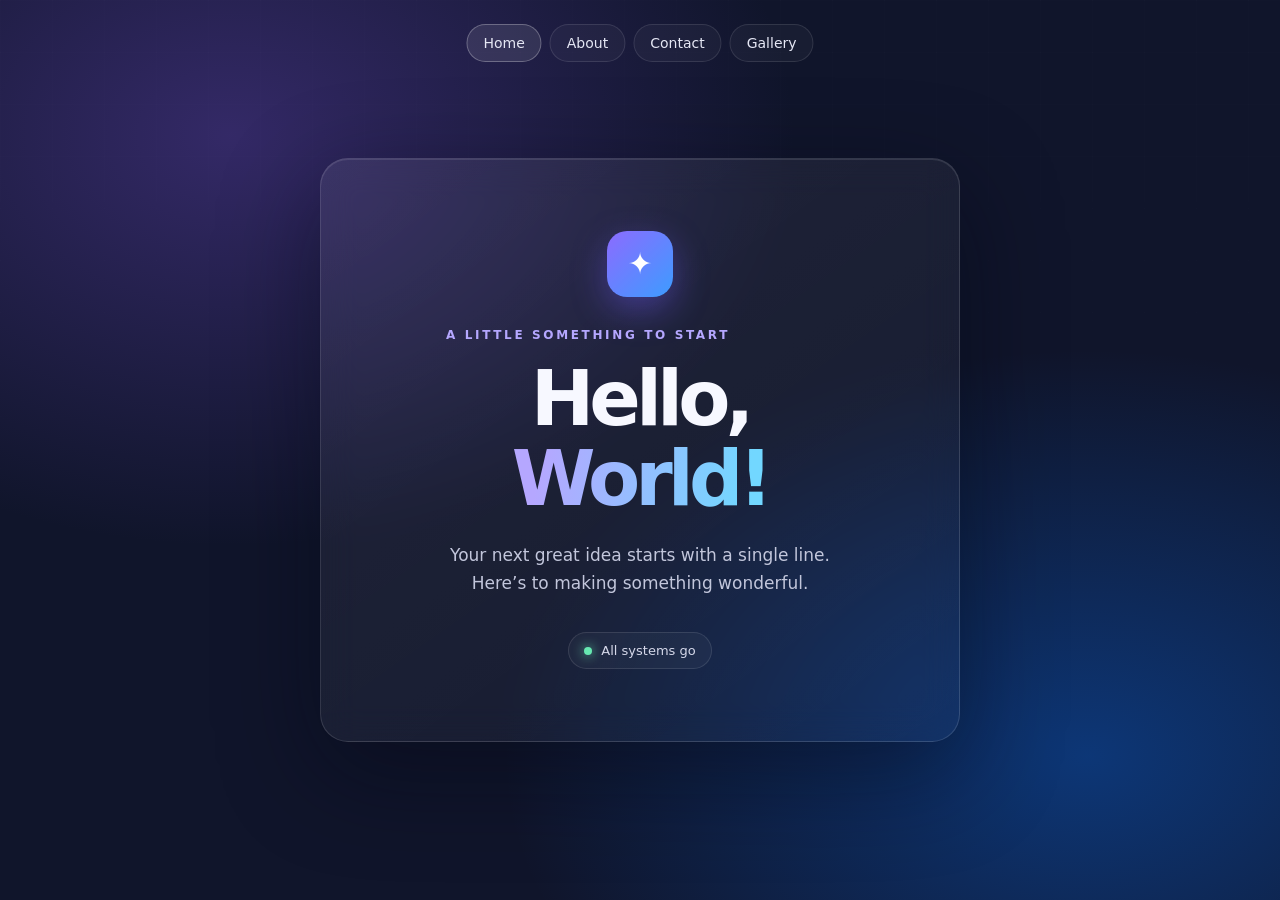
<file: index.html>
<!DOCTYPE html>
<html lang="en">
<head>
  <meta charset="UTF-8">
  <meta name="viewport" content="width=device-width, initial-scale=1.0">
  <meta name="theme-color" content="#10152b">
  <title>Hello, World!</title>
  <style>
    :root { color-scheme: dark; font-family: Inter, ui-sans-serif, system-ui, -apple-system, BlinkMacSystemFont, "Segoe UI", sans-serif; }
    * { box-sizing: border-box; }
    body {
      min-height: 100vh; margin: 0; display: grid; place-items: center; overflow: hidden;
      color: #f7f8ff; background: #10152b;
      background-image: radial-gradient(ellipse at 18% 15%, #533b9b88 0, transparent 38%), radial-gradient(ellipse at 85% 84%, #0869e866 0, transparent 38%);
    }
    body::before { content: ""; position: fixed; inset: 0; opacity: .15; pointer-events: none; background-image: linear-gradient(#ffffff12 1px, transparent 1px), linear-gradient(90deg, #ffffff12 1px, transparent 1px); background-size: 52px 52px; mask-image: linear-gradient(to bottom, black, transparent 90%); }
    nav { position: absolute; top: 24px; left: 50%; z-index: 2; display: flex; gap: 8px; transform: translateX(-50%); }
    nav a { padding: 10px 16px; border: 1px solid #ffffff1c; border-radius: 999px; color: #e5e7f4; font-size: 14px; text-decoration: none; background: #ffffff09; transition: background .2s, border-color .2s; }
    nav a:hover, nav a[aria-current="page"] { border-color: #ffffff45; background: #ffffff19; }
    main { position: relative; width: min(640px, calc(100% - 36px)); padding: clamp(36px, 8vw, 72px); text-align: center; border: 1px solid #ffffff20; border-radius: 28px; background: linear-gradient(145deg, #ffffff12, #ffffff06); box-shadow: 0 30px 100px #05071477, inset 0 1px #ffffff1b; backdrop-filter: blur(18px); animation: arrive .8s cubic-bezier(.2,.8,.2,1) both; }
    .spark { display: grid; place-items: center; width: 66px; height: 66px; margin: 0 auto 28px; border-radius: 20px; color: #fff; font-size: 30px; background: linear-gradient(135deg, #8c6bff, #3d9cff); box-shadow: 0 12px 35px #735cff66; }
    .eyebrow { margin: 0 0 14px; color: #b5a7ff; font-size: 12px; font-weight: 700; letter-spacing: .22em; text-transform: uppercase; }
    h1 { margin: 0; font-size: clamp(48px, 10vw, 76px); line-height: 1.05; letter-spacing: -.065em; }
    h1 span { color: transparent; background: linear-gradient(100deg, #b5a7ff 12%, #72d7ff 90%); background-clip: text; }
    p { max-width: 390px; margin: 22px auto 0; color: #c2c6db; font-size: 17px; line-height: 1.7; }
    .status { display: inline-flex; align-items: center; gap: 9px; margin-top: 34px; padding: 10px 15px; border: 1px solid #ffffff1c; border-radius: 999px; color: #d5d8e9; font-size: 13px; background: #ffffff09; }
    .status i { width: 8px; height: 8px; border-radius: 50%; background: #67e8b1; box-shadow: 0 0 12px #67e8b1; }
    @keyframes arrive { from { opacity: 0; transform: translateY(18px) scale(.98); } to { opacity: 1; transform: translateY(0) scale(1); } }
    @media (prefers-reduced-motion: reduce) { *, *::before, *::after { animation-duration: .01ms !important; animation-iteration-count: 1 !important; scroll-behavior: auto !important; } }
    @media (max-width: 520px) { nav { top: 16px; width: calc(100% - 32px); justify-content: center; } nav a { padding: 9px 12px; font-size: 13px; } main { margin-top: 50px; } }
  </style>
</head>
<body>
  <nav aria-label="Main navigation">
    <a href="index.html" aria-current="page">Home</a>
    <a href="about.html">About</a>
    <a href="contact.html">Contact</a>
    <a href="gallery.html">Gallery</a>
  </nav>
  <main>
    <div class="spark" aria-hidden="true">✦</div>
    <p class="eyebrow">A little something to start</p>
    <h1>Hello,<br><span>World!</span></h1>
    <p>Your next great idea starts with a single line. Here’s to making something wonderful.</p>
    <div class="status"><i aria-hidden="true"></i> All systems go</div>
  </main>
</body>
</html>
</file>
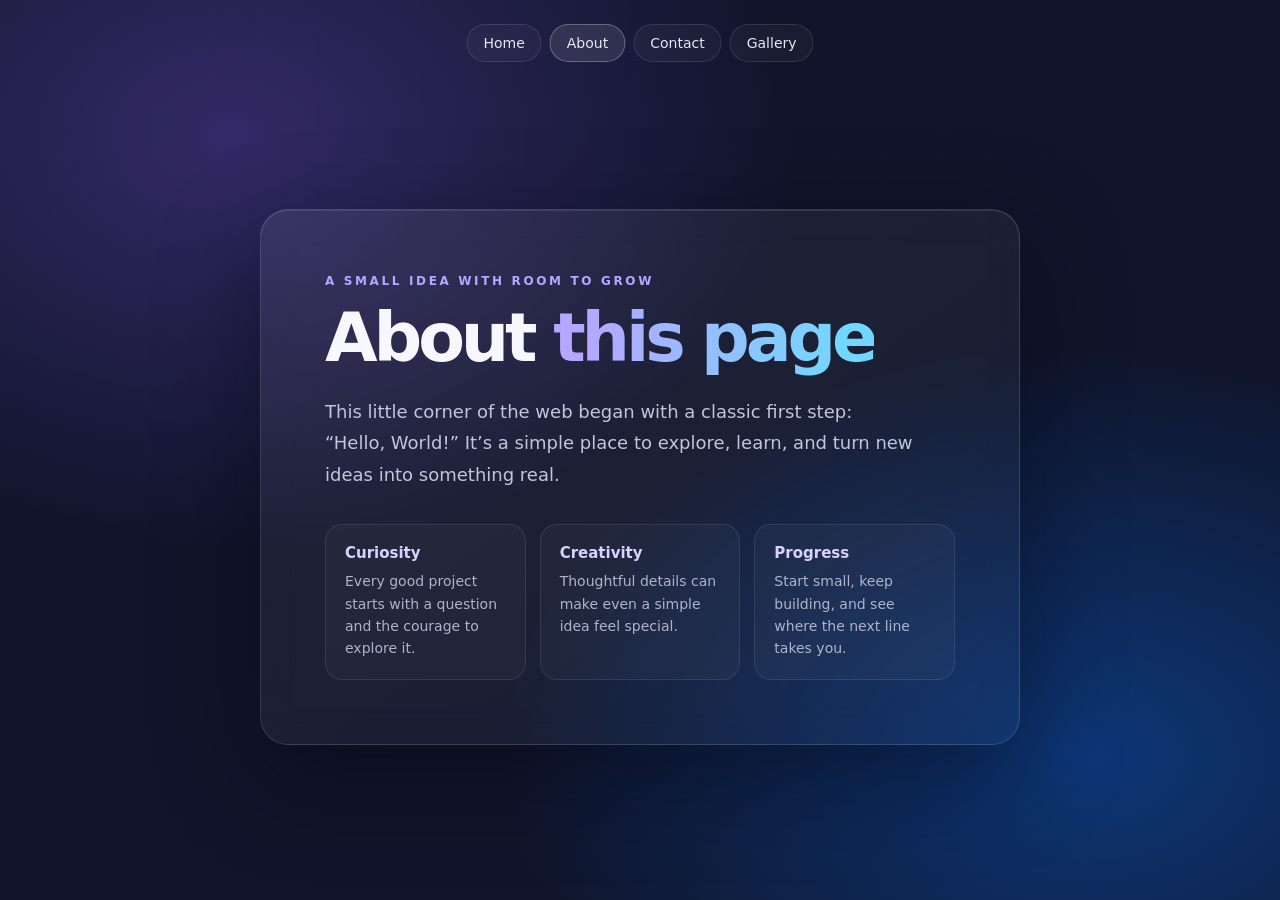
<file: about.html>
<!DOCTYPE html>
<html lang="en">
<head>
  <meta charset="UTF-8">
  <meta name="viewport" content="width=device-width, initial-scale=1.0">
  <meta name="theme-color" content="#10152b">
  <title>About | Hello, World!</title>
  <style>
    :root { color-scheme: dark; font-family: Inter, ui-sans-serif, system-ui, -apple-system, BlinkMacSystemFont, "Segoe UI", sans-serif; }
    * { box-sizing: border-box; }
    body { min-height: 100vh; margin: 0; display: grid; place-items: center; padding: 90px 18px 36px; color: #f7f8ff; background: #10152b; background-image: radial-gradient(ellipse at 18% 15%, #533b9b88 0, transparent 38%), radial-gradient(ellipse at 85% 84%, #0869e866 0, transparent 38%); }
    body::before { content: ""; position: fixed; inset: 0; opacity: .15; pointer-events: none; background-image: linear-gradient(#ffffff12 1px, transparent 1px), linear-gradient(90deg, #ffffff12 1px, transparent 1px); background-size: 52px 52px; mask-image: linear-gradient(to bottom, black, transparent 90%); }
    nav { position: absolute; top: 24px; left: 50%; z-index: 2; display: flex; gap: 8px; transform: translateX(-50%); }
    nav a { padding: 10px 16px; border: 1px solid #ffffff1c; border-radius: 999px; color: #e5e7f4; font-size: 14px; text-decoration: none; background: #ffffff09; transition: background .2s, border-color .2s; }
    nav a:hover, nav a[aria-current="page"] { border-color: #ffffff45; background: #ffffff19; }
    main { position: relative; width: min(760px, 100%); padding: clamp(32px, 7vw, 64px); border: 1px solid #ffffff20; border-radius: 28px; background: linear-gradient(145deg, #ffffff12, #ffffff06); box-shadow: 0 30px 100px #05071477, inset 0 1px #ffffff1b; backdrop-filter: blur(18px); animation: arrive .8s cubic-bezier(.2,.8,.2,1) both; }
    .eyebrow { margin: 0 0 14px; color: #b5a7ff; font-size: 12px; font-weight: 700; letter-spacing: .22em; text-transform: uppercase; }
    h1 { margin: 0; font-size: clamp(42px, 8vw, 68px); line-height: 1.05; letter-spacing: -.06em; }
    h1 span { color: transparent; background: linear-gradient(100deg, #b5a7ff 12%, #72d7ff 90%); background-clip: text; }
    .intro { max-width: 590px; margin: 22px 0 0; color: #c2c6db; font-size: 18px; line-height: 1.75; }
    .values { display: grid; grid-template-columns: repeat(3, 1fr); gap: 14px; margin-top: 34px; }
    .value { padding: 19px; border: 1px solid #ffffff18; border-radius: 17px; background: #ffffff08; }
    .value strong { display: block; margin-bottom: 8px; color: #d9d1ff; font-size: 15px; }
    .value span { color: #aeb4ce; font-size: 14px; line-height: 1.6; }
    @keyframes arrive { from { opacity: 0; transform: translateY(18px) scale(.98); } to { opacity: 1; transform: translateY(0) scale(1); } }
    @media (max-width: 600px) { .values { grid-template-columns: 1fr; } nav { top: 16px; width: calc(100% - 32px); justify-content: center; } nav a { padding: 9px 12px; font-size: 13px; } }
    @media (prefers-reduced-motion: reduce) { *, *::before, *::after { animation-duration: .01ms !important; animation-iteration-count: 1 !important; } }
  </style>
</head>
<body>
  <nav aria-label="Main navigation">
    <a href="index.html">Home</a>
    <a href="about.html" aria-current="page">About</a>
    <a href="contact.html">Contact</a>
    <a href="gallery.html">Gallery</a>
  </nav>
  <main>
    <p class="eyebrow">A small idea with room to grow</p>
    <h1>About <span>this page</span></h1>
    <p class="intro">This little corner of the web began with a classic first step: “Hello, World!” It’s a simple place to explore, learn, and turn new ideas into something real.</p>
    <section class="values" aria-label="What this is about">
      <div class="value"><strong>Curiosity</strong><span>Every good project starts with a question and the courage to explore it.</span></div>
      <div class="value"><strong>Creativity</strong><span>Thoughtful details can make even a simple idea feel special.</span></div>
      <div class="value"><strong>Progress</strong><span>Start small, keep building, and see where the next line takes you.</span></div>
    </section>
  </main>
</body>
</html>
</file>
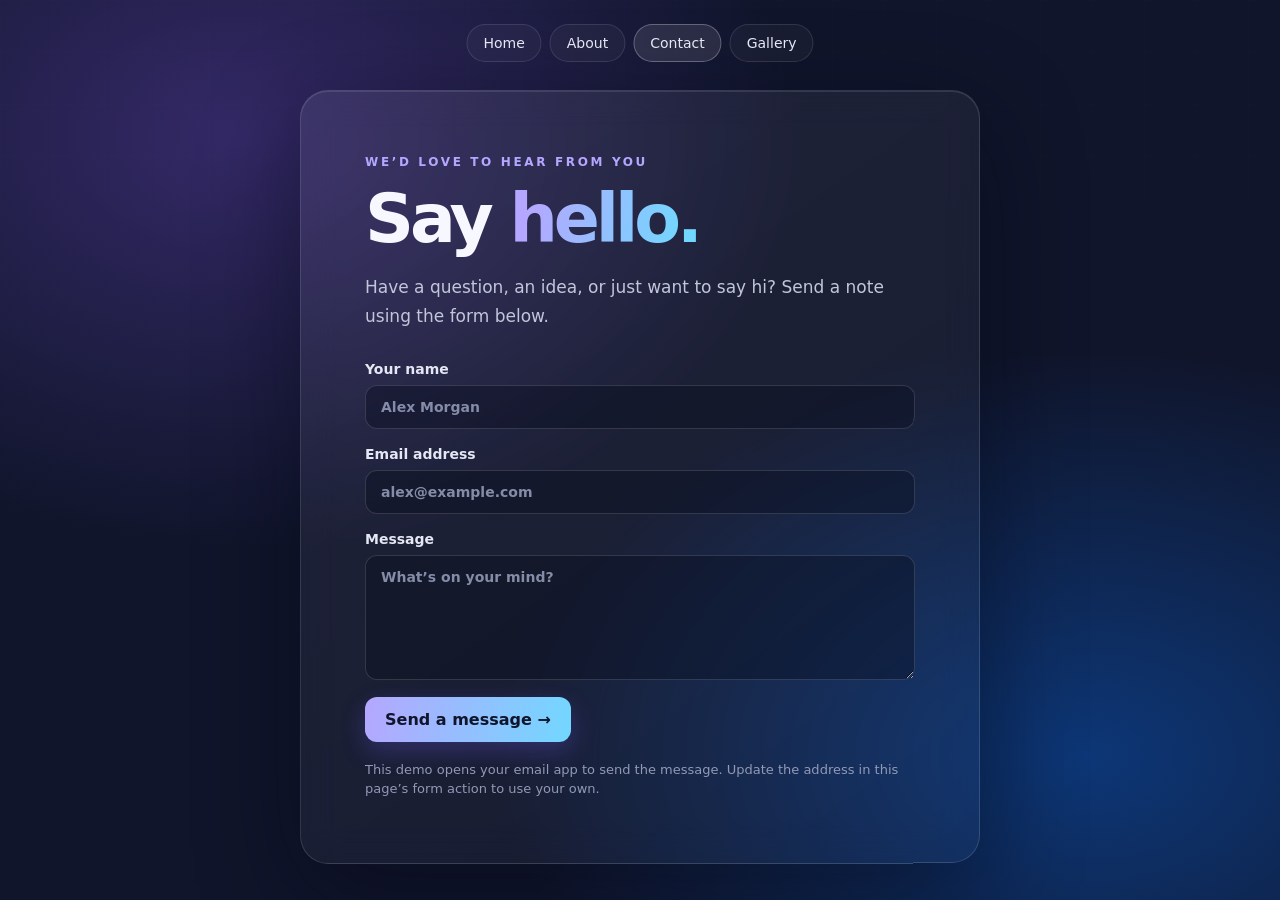
<file: contact.html>
<!DOCTYPE html>
<html lang="en">
<head>
  <meta charset="UTF-8">
  <meta name="viewport" content="width=device-width, initial-scale=1.0">
  <meta name="theme-color" content="#10152b">
  <title>Contact us | Hello, World!</title>
  <style>
    :root { color-scheme: dark; font-family: Inter, ui-sans-serif, system-ui, -apple-system, BlinkMacSystemFont, "Segoe UI", sans-serif; }
    * { box-sizing: border-box; }
    body { min-height: 100vh; margin: 0; display: grid; place-items: center; padding: 90px 18px 36px; color: #f7f8ff; background: #10152b; background-image: radial-gradient(ellipse at 18% 15%, #533b9b88 0, transparent 38%), radial-gradient(ellipse at 85% 84%, #0869e866 0, transparent 38%); }
    body::before { content: ""; position: fixed; inset: 0; opacity: .15; pointer-events: none; background-image: linear-gradient(#ffffff12 1px, transparent 1px), linear-gradient(90deg, #ffffff12 1px, transparent 1px); background-size: 52px 52px; mask-image: linear-gradient(to bottom, black, transparent 90%); }
    nav { position: absolute; top: 24px; left: 50%; z-index: 2; display: flex; gap: 8px; transform: translateX(-50%); }
    nav a { padding: 10px 16px; border: 1px solid #ffffff1c; border-radius: 999px; color: #e5e7f4; font-size: 14px; text-decoration: none; background: #ffffff09; transition: background .2s, border-color .2s; }
    nav a:hover, nav a[aria-current="page"] { border-color: #ffffff45; background: #ffffff19; }
    main { position: relative; width: min(680px, 100%); padding: clamp(32px, 7vw, 64px); border: 1px solid #ffffff20; border-radius: 28px; background: linear-gradient(145deg, #ffffff12, #ffffff06); box-shadow: 0 30px 100px #05071477, inset 0 1px #ffffff1b; backdrop-filter: blur(18px); animation: arrive .8s cubic-bezier(.2,.8,.2,1) both; }
    .eyebrow { margin: 0 0 14px; color: #b5a7ff; font-size: 12px; font-weight: 700; letter-spacing: .22em; text-transform: uppercase; }
    h1 { margin: 0; font-size: clamp(42px, 8vw, 68px); line-height: 1.05; letter-spacing: -.06em; }
    h1 span { color: transparent; background: linear-gradient(100deg, #b5a7ff 12%, #72d7ff 90%); background-clip: text; }
    .intro { margin: 18px 0 30px; color: #c2c6db; font-size: 17px; line-height: 1.7; }
    form { display: grid; gap: 17px; }
    label { display: grid; gap: 8px; color: #e5e7f4; font-size: 14px; font-weight: 600; }
    input, textarea { width: 100%; padding: 13px 15px; border: 1px solid #ffffff24; border-radius: 12px; outline: none; color: #f7f8ff; font: inherit; background: #090d1e66; transition: border-color .2s, box-shadow .2s; }
    input::placeholder, textarea::placeholder { color: #858ca8; }
    input:focus, textarea:focus { border-color: #9b8cff; box-shadow: 0 0 0 3px #8c6bff2a; }
    textarea { min-height: 125px; resize: vertical; }
    button { justify-self: start; padding: 13px 20px; border: 0; border-radius: 12px; color: #10152b; font: inherit; font-weight: 700; cursor: pointer; background: linear-gradient(100deg, #b5a7ff, #72d7ff); box-shadow: 0 9px 24px #735cff44; transition: transform .2s, box-shadow .2s; }
    button:hover { transform: translateY(-2px); box-shadow: 0 12px 28px #735cff66; }
    .note { margin: 18px 0 0; color: #9299b5; font-size: 13px; line-height: 1.5; }
    @keyframes arrive { from { opacity: 0; transform: translateY(18px) scale(.98); } to { opacity: 1; transform: translateY(0) scale(1); } }
    @media (max-width: 600px) { nav { top: 16px; width: calc(100% - 32px); justify-content: center; } nav a { padding: 9px 12px; font-size: 13px; } }
    @media (prefers-reduced-motion: reduce) { *, *::before, *::after { animation-duration: .01ms !important; animation-iteration-count: 1 !important; } }
  </style>
</head>
<body>
  <nav aria-label="Main navigation">
    <a href="index.html">Home</a>
    <a href="about.html">About</a>
    <a href="contact.html" aria-current="page">Contact</a>
    <a href="gallery.html">Gallery</a>
  </nav>
  <main>
    <p class="eyebrow">We’d love to hear from you</p>
    <h1>Say <span>hello.</span></h1>
    <p class="intro">Have a question, an idea, or just want to say hi? Send a note using the form below.</p>
    <form action="mailto:hello@example.com" method="post" enctype="text/plain">
      <label for="name">Your name<input id="name" name="name" type="text" autocomplete="name" placeholder="Alex Morgan" required></label>
      <label for="email">Email address<input id="email" name="email" type="email" autocomplete="email" placeholder="alex@example.com" required></label>
      <label for="message">Message<textarea id="message" name="message" placeholder="What’s on your mind?" required></textarea></label>
      <button type="submit">Send a message <span aria-hidden="true">→</span></button>
    </form>
    <p class="note">This demo opens your email app to send the message. Update the address in this page’s form action to use your own.</p>
  </main>
</body>
</html>
</file>
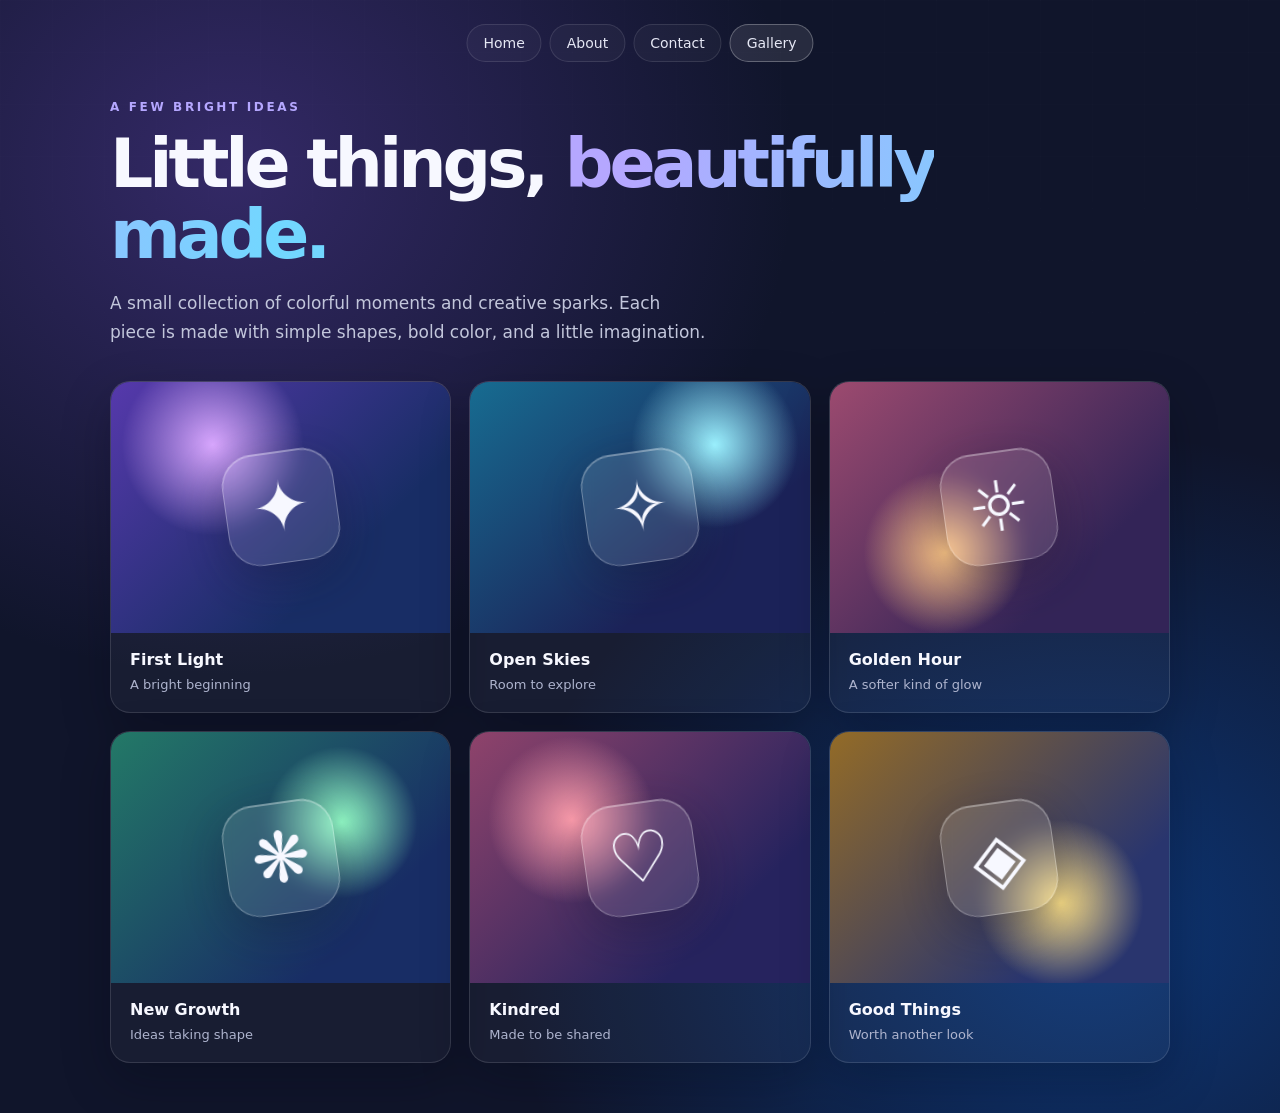
<file: gallery.html>
<!DOCTYPE html>
<html lang="en">
<head>
  <meta charset="UTF-8">
  <meta name="viewport" content="width=device-width, initial-scale=1.0">
  <meta name="theme-color" content="#10152b">
  <title>Gallery | Hello, World!</title>
  <style>
    :root { color-scheme: dark; font-family: Inter, ui-sans-serif, system-ui, -apple-system, BlinkMacSystemFont, "Segoe UI", sans-serif; }
    * { box-sizing: border-box; }
    body { min-height: 100vh; margin: 0; padding: 100px 20px 50px; color: #f7f8ff; background: #10152b; background-image: radial-gradient(ellipse at 18% 15%, #533b9b88 0, transparent 38%), radial-gradient(ellipse at 85% 84%, #0869e866 0, transparent 38%); }
    body::before { content: ""; position: fixed; inset: 0; opacity: .15; pointer-events: none; background-image: linear-gradient(#ffffff12 1px, transparent 1px), linear-gradient(90deg, #ffffff12 1px, transparent 1px); background-size: 52px 52px; mask-image: linear-gradient(to bottom, black, transparent 90%); }
    nav { position: absolute; top: 24px; left: 50%; z-index: 2; display: flex; gap: 8px; transform: translateX(-50%); }
    nav a { padding: 10px 16px; border: 1px solid #ffffff1c; border-radius: 999px; color: #e5e7f4; font-size: 14px; text-decoration: none; background: #ffffff09; transition: background .2s, border-color .2s; }
    nav a:hover, nav a[aria-current="page"] { border-color: #ffffff45; background: #ffffff19; }
    main { position: relative; width: min(1060px, 100%); margin: 0 auto; animation: arrive .8s cubic-bezier(.2,.8,.2,1) both; }
    .eyebrow { margin: 0 0 14px; color: #b5a7ff; font-size: 12px; font-weight: 700; letter-spacing: .22em; text-transform: uppercase; }
    h1 { margin: 0; font-size: clamp(42px, 8vw, 68px); line-height: 1.05; letter-spacing: -.06em; }
    h1 span { color: transparent; background: linear-gradient(100deg, #b5a7ff 12%, #72d7ff 90%); background-clip: text; }
    .intro { max-width: 600px; margin: 18px 0 34px; color: #c2c6db; font-size: 17px; line-height: 1.7; }
    .grid { display: grid; grid-template-columns: repeat(3, minmax(0, 1fr)); gap: 18px; }
    figure { overflow: hidden; margin: 0; border: 1px solid #ffffff20; border-radius: 20px; background: #ffffff09; box-shadow: 0 18px 48px #05071444; transition: transform .25s, border-color .25s; }
    figure:hover { transform: translateY(-5px); border-color: #ffffff45; }
    .art { display: grid; place-items: center; aspect-ratio: 1.35; overflow: hidden; font-size: clamp(42px, 7vw, 70px); }
    .art span { display: grid; place-items: center; width: 112px; height: 112px; border: 1px solid #ffffff4a; border-radius: 32px; background: #ffffff1b; box-shadow: 0 15px 50px #14142e55, inset 0 1px #ffffff55; backdrop-filter: blur(8px); transform: rotate(-8deg); transition: transform .3s; }
    figure:hover .art span { transform: rotate(0) scale(1.06); }
    .one { background: radial-gradient(circle at 30% 25%, #d9a7ff, transparent 30%), linear-gradient(135deg, #5639ac, #182d65 70%); }
    .two { background: radial-gradient(circle at 72% 25%, #9bf1ff, transparent 27%), linear-gradient(140deg, #176c91, #1b2258 70%); }
    .three { background: radial-gradient(circle at 34% 68%, #ffc785, transparent 29%), linear-gradient(135deg, #9c4a6f, #332457 74%); }
    .four { background: radial-gradient(circle at 68% 36%, #94ffc8, transparent 27%), linear-gradient(135deg, #237967, #182d65 75%); }
    .five { background: radial-gradient(circle at 30% 35%, #ff9dac, transparent 29%), linear-gradient(135deg, #8f436b, #26235e 75%); }
    .six { background: radial-gradient(circle at 68% 68%, #ffe287, transparent 29%), linear-gradient(135deg, #936b27, #29356e 75%); }
    figcaption { padding: 17px 19px 19px; }
    figcaption strong { display: block; margin-bottom: 5px; font-size: 16px; }
    figcaption span { color: #aeb4ce; font-size: 13px; }
    @keyframes arrive { from { opacity: 0; transform: translateY(18px); } to { opacity: 1; transform: translateY(0); } }
    @media (max-width: 760px) { .grid { grid-template-columns: repeat(2, minmax(0, 1fr)); } nav { top: 16px; width: calc(100% - 32px); justify-content: center; } nav a { padding: 9px 12px; font-size: 13px; } }
    @media (max-width: 500px) { .grid { grid-template-columns: 1fr; } .art { aspect-ratio: 1.6; } }
    @media (prefers-reduced-motion: reduce) { *, *::before, *::after { animation-duration: .01ms !important; animation-iteration-count: 1 !important; transition-duration: .01ms !important; } }
  </style>
</head>
<body>
  <nav aria-label="Main navigation">
    <a href="index.html">Home</a>
    <a href="about.html">About</a>
    <a href="contact.html">Contact</a>
    <a href="gallery.html" aria-current="page">Gallery</a>
  </nav>
  <main>
    <p class="eyebrow">A few bright ideas</p>
    <h1>Little things, <span>beautifully made.</span></h1>
    <p class="intro">A small collection of colorful moments and creative sparks. Each piece is made with simple shapes, bold color, and a little imagination.</p>
    <section class="grid" aria-label="Gallery collection">
      <figure><div class="art one" role="img" aria-label="Purple glowing star artwork"><span>✦</span></div><figcaption><strong>First Light</strong><span>A bright beginning</span></figcaption></figure>
      <figure><div class="art two" role="img" aria-label="Blue abstract artwork"><span>✧</span></div><figcaption><strong>Open Skies</strong><span>Room to explore</span></figcaption></figure>
      <figure><div class="art three" role="img" aria-label="Warm sunset abstract artwork"><span>☼</span></div><figcaption><strong>Golden Hour</strong><span>A softer kind of glow</span></figcaption></figure>
      <figure><div class="art four" role="img" aria-label="Green abstract artwork"><span>❋</span></div><figcaption><strong>New Growth</strong><span>Ideas taking shape</span></figcaption></figure>
      <figure><div class="art five" role="img" aria-label="Pink abstract artwork"><span>♡</span></div><figcaption><strong>Kindred</strong><span>Made to be shared</span></figcaption></figure>
      <figure><div class="art six" role="img" aria-label="Golden abstract artwork"><span>◈</span></div><figcaption><strong>Good Things</strong><span>Worth another look</span></figcaption></figure>
    </section>
  </main>
</body>
</html>
</file>
